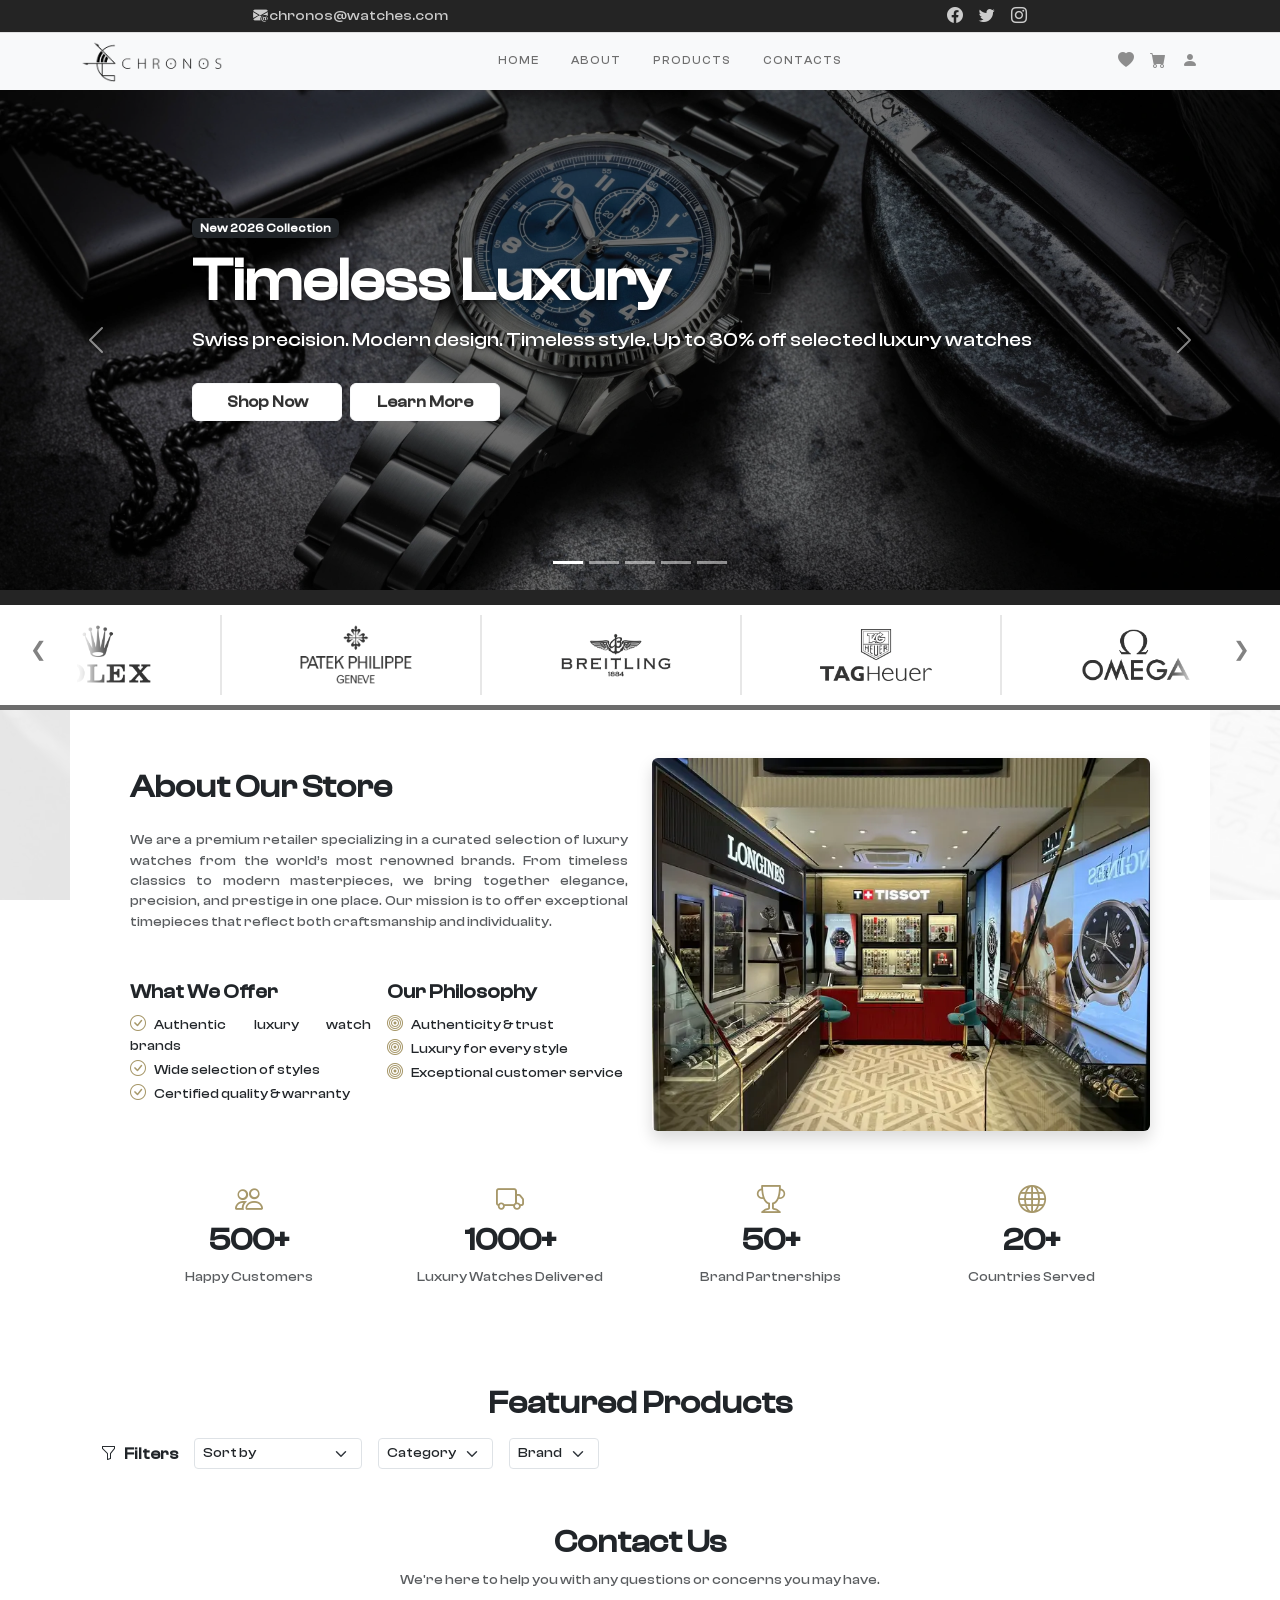
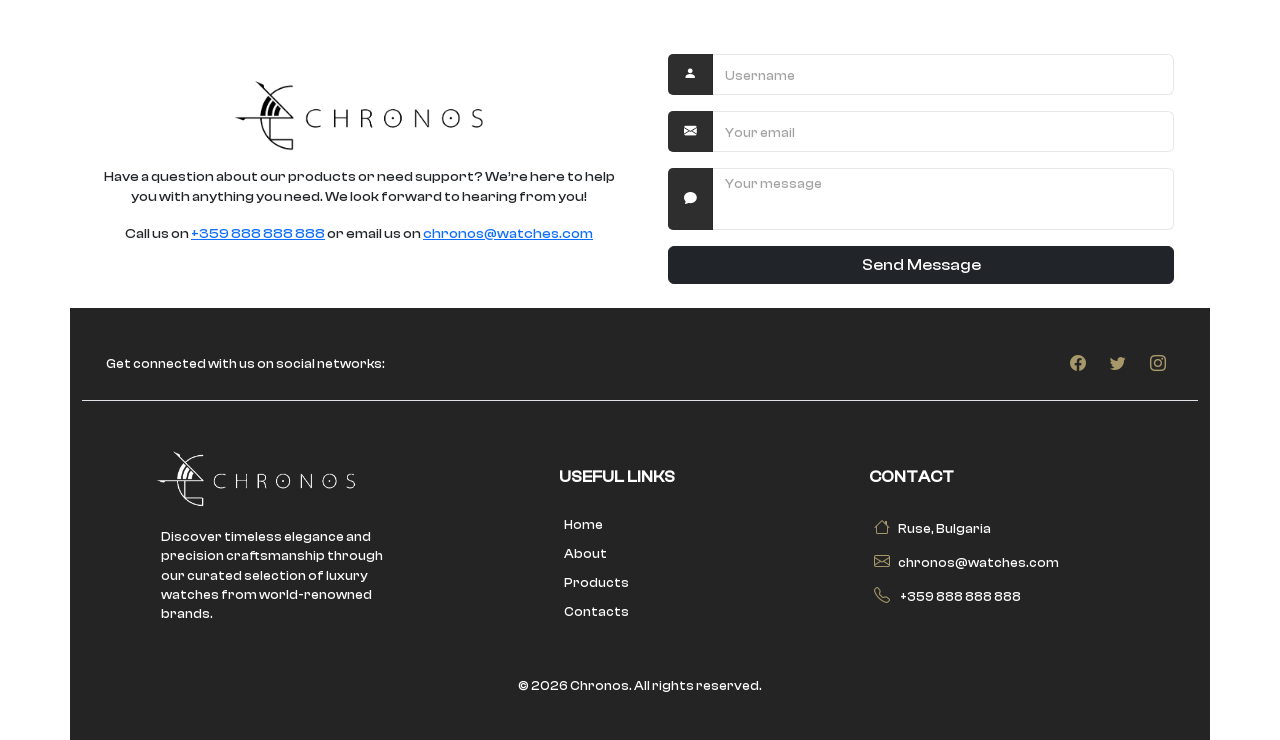
<file: index.html>
<!DOCTYPE html>
<html lang="en">
<head>
    <meta charset="UTF-8">
    <meta name="viewport" content="width=device-width, initial-scale=1, maximum-scale=1, user-scalable=no">
    <meta name="author" content="Chronos">
    <meta name="keywords" content="watches, luxury watches, chronos, wrist watches, men watches, women watches">
    <meta name="description" content="Chronos - luxury Swiss-inspired wrist watches with timeless design and precision craftsmanship.">
    <meta name="apple-mobile-web-app-capable" content="yes">
    <meta name="apple-mobile-web-app-status-bar-style" content="black-translucent">
    <meta name="apple-mobile-web-app-title" content="Chronos | Wrist Watches">
    <link rel="stylesheet" href="https://unpkg.com/aos@2.3.4/dist/aos.css" />
    <link href="https://cdn.jsdelivr.net/npm/bootstrap@5.3.8/dist/css/bootstrap.min.css" rel="stylesheet" integrity="sha384-sRIl4kxILFvY47J16cr9ZwB07vP4J8+LH7qKQnuqkuIAvNWLzeN8tE5YBujZqJLB" crossorigin="anonymous">
    <link rel="stylesheet" href="https://cdn.jsdelivr.net/npm/bootstrap-icons@1.13.1/font/bootstrap-icons.min.css">
    <link rel="stylesheet" href="styles/style.css">
    <link rel="icon" href="assets/icon.ico" type="image/x-icon">
    <link rel="apple-touch-icon" sizes="180x180" href="./assets/apple-logo.png">
    <title>Chronos | Wrist Watches</title>
</head>
<body>
    <!-- TOP BAR -->
    <header class="top-bar container-fluid d-flex justify-content-around align-items-center p-1" data-aos="slide-down">
        <div class="contact-info d-flex flex-md-row flex-column gap-3">
            <a href="chronos@watches.com" class="text-decoration-none"><i class="bi bi-envelope-at-fill"></i> chronos@watches.com</a>
        </div>

        <div class="social-icons d-flex gap-3">
            <a href="#" aria-label="Facebook"><i class="bi bi-facebook"></i></a>
            <a href="#" aria-label="Twitter"><i class="bi bi-twitter"></i></a>
            <a href="#" aria-label="Instagram"><i class="bi bi-instagram"></i></a>
        </div>
    </header>
    <!-- END TOP BAR -->

    <!-- Header -->
    <header class="navbar navbar-expand-lg bg-light">
        <div class="container d-flex justify-content-between align-items-center">
        
            <img src="assets/logo.png" alt="Clothes Store Logo" width="140">
        
            <button class="navbar-toggler p-0" type="button" data-bs-toggle="collapse" data-bs-target="#navbarContent" aria-expanded="false" aria-label="Toggle navigation" ариа-controls="navbarContent"> 
                <div class="icon nav-icon-5">
                    <span></span>
                    <span></span>
                    <span></span>
                </div>
            </button>

            
            <div class="collapse navbar-collapse" id="navbarContent">
                
                <ul class="navbar-nav mx-auto gap-3 text-center">
                    <li class="nav-item"><a class="nav-link" href="#home">Home</a></li>
                    <li class="nav-item"><a class="nav-link" href="#about-us">About</a></li>
                    <li class="nav-item"><a class="nav-link" href="#products-section">Products</a></li>
                    <li class="nav-item"><a class="nav-link" href="#contact-section">Contacts</a></li>
                </ul>
                
                <div class="actions d-flex gap-3 align-items-center justify-content-center mt-3 mt-md-0">
                    
                    <a data-bs-toggle="modal" data-bs-target="#exampleModal" id="favorites"><i class="bi bi-heart-fill"></i></a>
                    <a href="#"><i class="bi bi-cart-fill"></i></a>
                    <a href="#"><i class="bi bi-person-fill"></i></a>
                
                </div>
            </div>

        </div>
    </header>
    <!-- END Header -->

    <main> 
        <!-- Modal Favorites -->
        <section class="modal-favorites">
            <div class="modal fade" id="exampleModal" tabindex="-1" aria-hidden="true">
                <div class="modal-dialog">
                    <div class="modal-content">
                        <div class="modal-header">
                            <h5 class="modal-title">Favorites</h5>
                            <button type="button" class="btn-close" data-bs-dismiss="modal"></button>
                        </div>

                        <div class="modal-body" id="favorites-list"></div>
                    </div>
                </div>
            </div>
        </section>
        <!-- END Modal Favorites -->

        <!-- HOME SECTION -->
        <section class="home-section" id="home">
            <div id="carouselExampleIndicators" class="carousel slide" data-bs-ride="carousel" data-bs-interval="5000">

                <div class="carousel-indicators">
                    <button type="button" data-bs-target="#carouselExampleIndicators" data-bs-slide-to="0" class="active" aria-current="true" aria-label="Slide 1"></button>
                    <button type="button" data-bs-target="#carouselExampleIndicators" data-bs-slide-to="1" aria-label="Slide 2"></button>
                    <button type="button" data-bs-target="#carouselExampleIndicators" data-bs-slide-to="2" aria-label="Slide 3"></button>
                    <button type="button" data-bs-target="#carouselExampleIndicators" data-bs-slide-to="3" aria-label="Slide 4"></button>
                    <button type="button" data-bs-target="#carouselExampleIndicators" data-bs-slide-to="4" aria-label="Slide 5"></button>
                </div>
               
                <div class="carousel-inner position-relative">
                    <div class="carousel-item active">
                        <img src="assets/carousel/carousel1.webp" class="d-block w-100" alt="Luxury Swiss watches">
                        <div class="carousel-caption d-flex flex-column justify-content-center align-items-center align-items-md-start h-100">
                            <span class="badge bg-dark mb-2">New 2026 Collection</span>
                            <h1 class="fw-bold">Timeless Luxury</h1>
                            <p class="fs-5">Swiss precision. Modern design. Timeless style. Up to 30% off selected luxury watches</p>
                            <div class="d-flex gap-2 mt-2">
                                <a href="#products-section" class="btn btn-light px-4">Shop Now</a>
                                <a href="#about-us" class="btn btn-light px-4">Learn More</a>
                            </div>
                        </div>
                    </div>

                    <div class="carousel-item">
                        <img src="assets/carousel/carousel2.webp" class="d-block w-100" alt="Luxury watch close-up">
                        <div class="carousel-caption d-flex flex-column justify-content-center align-items-center align-items-md-start h-100">
                            <span class="badge bg-dark mb-2">Crafted Excellence</span>
                            <h1 class="fw-bold">Precision in Every Detail</h1>
                            <p class="fs-5">Engineered for performance and elegance. Discover hand-finished Swiss craftsmanship</p>
                            <div class="d-flex gap-2 mt-2">
                                <a href="#products-section" class="btn btn-light px-4">Shop Now</a>
                                <a href="#about-us" class="btn btn-light px-4">Learn More</a>
                            </div>
                        </div>
                    </div>

                    <div class="carousel-item">
                        <img src="assets/carousel/carousel3.webp" class="d-block w-100" alt="Luxury watch lifestyle">
                        <div class="carousel-caption d-flex flex-column justify-content-center align-items-center align-items-md-start h-100">
                            <span class="badge bg-dark mb-2">Elegant Lifestyle</span>
                            <h1 class="fw-bold">Wear Your Status</h1>
                            <p class="fs-5">A watch that defines your presence. Luxury that speaks for itself</p>
                            <div class="d-flex gap-2 mt-2">
                                <a href="#products-section" class="btn btn-light px-4">Collections</a>
                                <a href="#about-us" class="btn btn-light px-4">Learn More</a>
                            </div>
                        </div>
                    </div>

                    <div class="carousel-item">
                        <img src="assets/carousel/carousel4.webp" class="d-block w-100" alt="Luxury watch detail">
                        <div class="carousel-caption d-flex flex-column justify-content-center align-items-center align-items-md-start h-100">
                            <span class="badge bg-dark mb-2">Limited Edition</span>
                            <h1 class="fw-bold">Rare & Exclusive</h1>
                            <p class="fs-5">Designed for those who value uniqueness. Limited stock available worldwide</p>
                             <div class="d-flex gap-2 mt-2">
                                <a href="#products-section" class="btn btn-light px-4">Shop Now</a>
                                <a href="#about-us" class="btn btn-light px-4">Learn More</a>
                            </div>
                        </div>
                    </div>

                    <div class="carousel-item">
                        <img src="assets/carousel/carousel5.webp" class="d-block w-100" alt="Luxury watch heritage collection">
                        <div class="carousel-caption d-flex flex-column justify-content-center align-items-center align-items-md-start h-100">
                            <span class="badge bg-dark mb-2">Heritage Collection</span>
                            <h1 class="fw-bold">Legacy of Precision</h1>
                            <p class="fs-5">Inspired by decades of Swiss watchmaking mastery. Crafted to last for generations</p>
                            <div class="d-flex gap-2 mt-2">
                                <a href="#" class="btn btn-light px-4">Discover</a>
                                <a href="#products-section" class="btn btn-light px-4">Explore</a>
                            </div>
                        </div>
                    </div>
                </div>

                <button class="carousel-control-prev" type="button" data-bs-target="#carouselExampleIndicators" data-bs-slide="prev">
                    <span class="carousel-control-prev-icon" aria-hidden="true"></span>
                    <span class="visually-hidden">Previous</span>
                </button>

                <button class="carousel-control-next" type="button" data-bs-target="#carouselExampleIndicators" data-bs-slide="next">
                    <span class="carousel-control-next-icon" aria-hidden="true"></span>
                    <span class="visually-hidden">Next</span>
                </button>
                
            </div>   
        </section>
        <!-- END HOME SECTION -->

        <!-- Brand Scroll Section -->
        <section class="container-fluid InfinityScroll d-flex align-items-center">
            <div class="Infinity-branding" id="track"></div>
            <button class="arrow left" id="leftBtn">&#10094;</button>
            <button class="arrow right" id="rightBtn">&#10095;</button>
        </section>
        <!-- END Brand Scroll Section -->

        <!-- ABOUT US SECTION -->
        <section class="container about-us p-4 p-md-5" id="about-us">
            <div class="container" data-aos="fade-down" data-aos-duration="1000">

                <div class="row align-items-center g-4">

                    <div class="col-12 col-lg-6">
                        <h2 class="fw-bold mb-4">About Our Store</h2>

                        <p class="text-muted mb-5">
                            We are a premium retailer specializing in a curated selection of luxury watches from the world’s most renowned brands. 
                            From timeless classics to modern masterpieces, we bring together elegance, precision, and prestige in one place. 
                            Our mission is to offer exceptional timepieces that reflect both craftsmanship and individuality.
                        </p>

                        <div class="row g-3">
                            <div class="col-12 col-md-6">
                                <h5 class="fw-bold">What We Offer</h5>
                                <ul class="list-unstyled">
                                    <li><i class="bi bi-check-circle me-2"></i>Authentic luxury watch brands</li>
                                    <li><i class="bi bi-check-circle me-2"></i>Wide selection of styles</li>
                                    <li><i class="bi bi-check-circle me-2"></i>Certified quality & warranty</li>
                                </ul>
                            </div>

                            <div class="col-12 col-md-6">
                                <h5 class="fw-bold">Our Philosophy</h5>
                                <ul class="list-unstyled">
                                    <li><i class="bi bi-bullseye me-2"></i>Authenticity & trust</li>
                                    <li><i class="bi bi-bullseye me-2"></i>Luxury for every style</li>
                                    <li><i class="bi bi-bullseye me-2"></i>Exceptional customer service</li>
                                </ul>
                            </div>
                        </div>
                    </div>

                    <div class="col-12 col-lg-6">
                        <img src="./assets/about-us-image.webp"
                            alt="Luxury watch collection showcase"
                            class="img-fluid rounded shadow">
                    </div>

                </div>

                <div class="row mt-5">

                    <div class="col-6 col-md-6 col-lg-3 mb-4 text-center">
                        <i class="bi bi-people fs-3 mb-2"></i>
                        <h2 class="fw-bold">500+</h2>
                        <p class="text-muted">Happy Customers</p>
                    </div>

                    <div class="col-6 col-md-6 col-lg-3 mb-4 text-center">
                        <i class="bi bi-truck fs-3 mb-2"></i>
                        <h2 class="fw-bold">1000+</h2>
                        <p class="text-muted">Luxury Watches Delivered</p>
                    </div>

                    <div class="col-6 col-md-6 col-lg-3 mb-4 text-center">
                        <i class="bi bi-trophy fs-3 mb-2"></i>
                        <h2 class="fw-bold">50+</h2>
                        <p class="text-muted">Brand Partnerships</p>
                    </div>

                    <div class="col-6 col-md-6 col-lg-3 mb-4 text-center">
                        <i class="bi bi-globe fs-3 mb-2"></i>
                        <h2 class="fw-bold">20+</h2>
                        <p class="text-muted">Countries Served</p>
                    </div>

                </div>

            </div>
        </section>
        <!-- END ABOUT US SECTION -->

        <!-- Products Section -->
        <section class="container products-section p-0" id="products-section">
            <div class="container pt-2">

                <div class="row" data-aos="fade-in" data-aos-duration="1000">
                    <h2 class="fw-bold text-center mb-3">Featured Products</h2>
                    <div class="filter-section d-flex flex-md-row flex-column col-12 col-md-6 mb-3 gap-3" id="filter-section">
                        <div class="d-flex align-items-center">
                            <i class="bi bi-funnel me-2"></i>
                            <span class="fw-bold">Filters</span>
                        </div>

                        <select class="form-select form-select-sm w-auto" id="sort-select">
                            <option selected value="">Sort by</option>
                            <option value="high">Price: High → Low</option>
                            <option value="low">Price: Low → High</option>
                        </select>

                        <select class="form-select form-select-sm w-auto" id="category-select">
                            <option selected value="">Category</option>
                        </select>

                        <select class="form-select form-select-sm w-auto" id="brand-select">
                            <option selected value="">Brand</option>
                        </select>
                    </div>


                    <article class="product-cards text-center text-center col-12" id="product-cards"></article>
                </div>
            </div>
        </section>
        <!-- END Products Section -->
        
        <!-- CONTACT SECTION -->
        <section class="container contact-section p-2" id="contact-section">
            <div class="alert d-none" role="alert" id="form-alert">
                This is a success alert—check it out!
            </div>

            <div class="container" data-aos="zoom-in" data-aos-duration="1000">
                <div class="text-center mb-5">
                    <h2 class="fw-bold">Contact Us</h2>
                    <p class="text-muted">We're here to help you with any questions or concerns you may have.</p>
                </div>

                <div class="row align-items-center justify-content-center g-4">

                <div class="left-col col-12 col-md-6">
                    <img src="./assets/logo.png" alt="Contact us" width="250">
                        <p class="mt-3">Have a question about our products or need support? We’re here to help you with anything you need. We look forward to hearing from you!</p>
                        <p class="mt-3">Call us on <a href="tel:+359888888888">+359 888 888 888</a> or email us on <a href="mailto:chronos@watches.com">chronos@watches.com</a></p>
                </div>

                <div class="right-col col-12 col-md-6">
                    <form class="p-3" action="https://api.web3forms.com/submit" method="POST" id="contact-form">
                        <div class="input-group mb-3">
                            <span class="input-group-text" id="basic-addon1"><i class="bi bi-person-fill"></i></span>
                            <input type="text" class="form-control" name="name" id="name" placeholder="Username" aria-label="Username" aria-describedby="basic-addon1">
                        </div>

                        <div class="input-group mb-3">
                            <span class="input-group-text " id="basic-addon2"><i class="bi bi-envelope-fill"></i></span>
                            <input type="email" name="email" class="form-control" id="email" placeholder="Your email" required>
                        </div>

                        <div class="mb-3">
                            <div class="input-group">
                                <span class="input-group-text"><i class="bi bi-chat-fill"></i></span>
                                <textarea class="form-control" name="message" id="message" placeholder="Your message" aria-label="With textarea"></textarea>
                            </div>
                        </div>

                        <button type="submit" id="submitBtn" name="submit" class="btn btn-dark w-100">Send Message</button>
                    </form>
                </div>
            </div>
        </section>
        <!-- END CONTACT SECTION -->

    </main>
    <!-- END MAIN -->

    <!-- Footer -->
    <footer class="container-fluid container-md text-center text-lg-start">
        <section class="d-flex justify-content-between align-items-center p-4 border-bottom" data-aos="zoom-in" data-aos-duration="1000">
            <div class="d-none d-lg-block">
                <span>Get connected with us on social networks:</span>
            </div>

            <div class="social-media d-flex gap-3 m-0">
                <a href="#" class="me-2"><i class="bi bi-facebook"></i></a>
                <a href="#" class="me-2"><i class="bi bi-twitter"></i></a>
                <a href="#" class="me-2"><i class="bi bi-instagram"></i></a>
            </div>
        </section>

        <section>
            <div class="container text-center text-md-start mt-5" data-aos="zoom-in" data-aos-duration="1000">
                <div class="row align-items-baseline">
                    <div class="col-md-3 col-lg-4 col-xl-3 mx-auto mb-4">
                        <img src="./assets/logo-white.png" alt="Clothes Store Logo" width="150">
                        <p class="mt-3">Discover timeless elegance and precision craftsmanship through our curated selection of luxury watches from world-renowned brands.</p>
                    </div>

                    <div class="col-md-3 col-lg-2 col-xl-2 mx-auto mb-4" id="footer-links">
                        <h6 class="text-uppercase fw-bold mb-4">Useful links</h6>
                        <p><a href="#home" >Home</a></p>
                        <p><a href="#about-us">About</a></p>
                        <p><a href="#products-section">Products</a></p>
                        <p><a href="#contact-section">Contacts</a></p>
                    </div>

                    <div class="col-md-4 col-lg-3 col-xl-3 mx-auto mb-4" id="contact">
                        <h6 class="text-uppercase fw-bold mb-4">Contact</h6>
                        <p><i class="bi bi-house me-2"></i>Ruse, Bulgaria</p>
                        <p><i class="bi bi-envelope me-2"></i>chronos@watches.com</p>
                        <p><i class="bi bi-telephone me-2"></i> +359 888 888 888</p>
                    </div>
                </div>
            </div>
        </section>

        <div class="text-center p-4">
            © 2026 Chronos. All rights reserved.
        </div>
    </footer>
    <!-- END Footer -->

    <script src="scripts/main.js" type="module"></script>
    <script src="https://cdn.jsdelivr.net/npm/bootstrap@5.3.8/dist/js/bootstrap.bundle.min.js" integrity="sha384-FKyoEForCGlyvwx9Hj09JcYn3nv7wiPVlz7YYwJrWVcXK/BmnVDxM+D2scQbITxI" crossorigin="anonymous"></script>

    <script src="https://unpkg.com/aos@2.3.4/dist/aos.js"></script>
    <script>AOS.init({ once: true});</script>
</body>
</html>
</file>
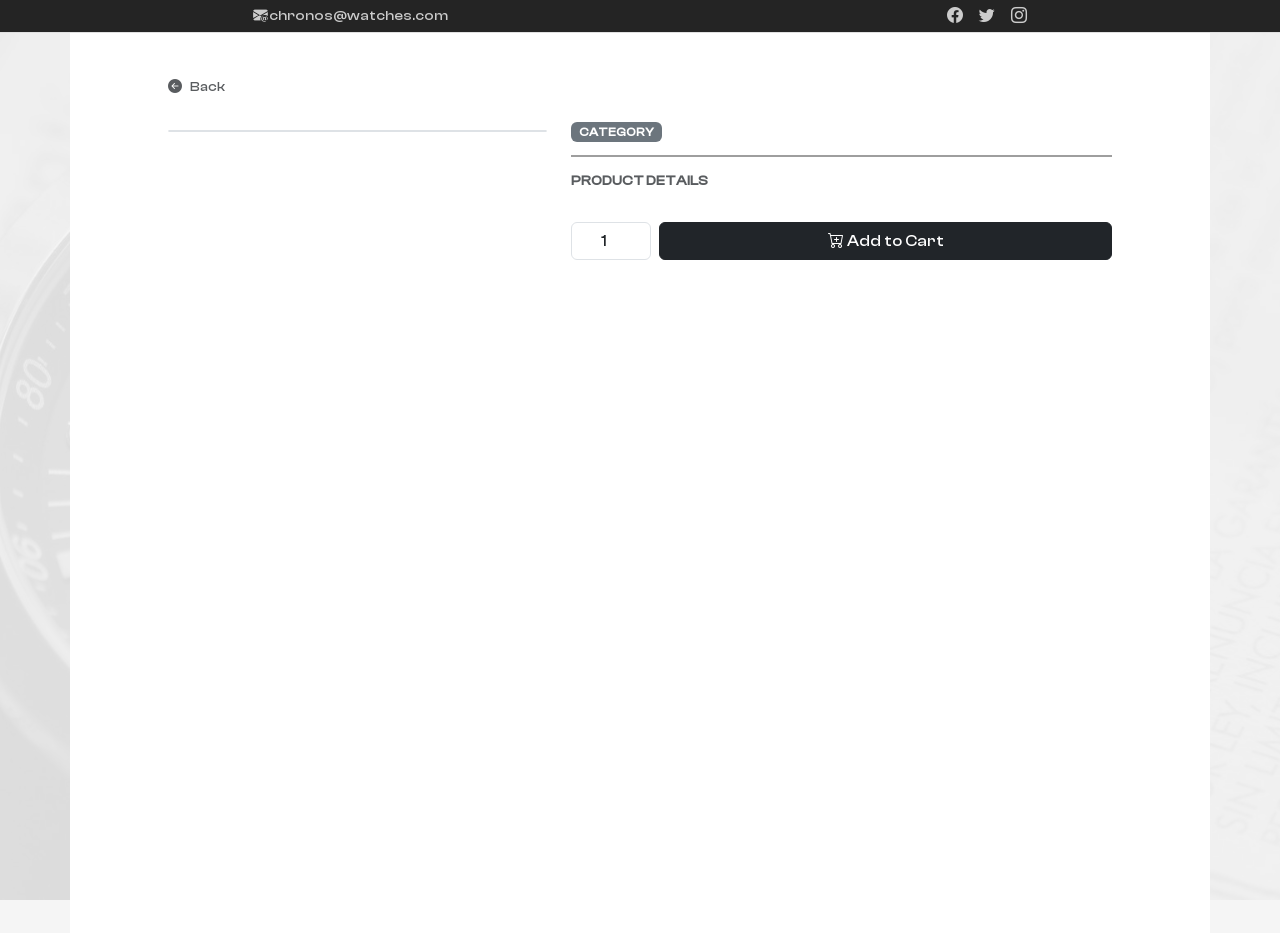
<file: product.html>
<!DOCTYPE html>
<html lang="en">
<head>
    <meta charset="UTF-8">
    <meta name="viewport" content="width=device-width, initial-scale=1.0">
    <link href="https://cdn.jsdelivr.net/npm/bootstrap@5.3.8/dist/css/bootstrap.min.css" rel="stylesheet" integrity="sha384-sRIl4kxILFvY47J16cr9ZwB07vP4J8+LH7qKQnuqkuIAvNWLzeN8tE5YBujZqJLB" crossorigin="anonymous">
    <link rel="stylesheet" href="https://cdn.jsdelivr.net/npm/bootstrap-icons@1.13.1/font/bootstrap-icons.min.css">
    <link rel="stylesheet" href="styles/productDetails.css">
    <link rel="stylesheet" href="styles/style.css">
    <title>Product Details</title>
</head>

<body>
    <!-- TOP BAR -->
    <div class="top-bar container-fluid d-flex justify-content-around align-items-center p-1">
        <div class="contact-info d-flex flex-md-row flex-column gap-3">
            <a href="#" class="text-decoration-none"><i class="bi bi-envelope-at-fill"></i> chronos@watches.com</a>
        </div>

        <div class="social-icons d-flex gap-3">
            <a href="#"><i class="bi bi-facebook"></i></a>
            <a href="#"><i class="bi bi-twitter"></i></a>
            <a href="#"><i class="bi bi-instagram"></i></a>
        </div>
    </div>
    <!-- END TOP BAR -->
     
    <!-- Product Details -->
    <section class="container product-section p-0 p-md-1 h-100vh">
        <div id="imageModal" class="modal d-none">
                    <span id="closeModal">&times;</span>
                    <img id="modalImage">
                </div>
        <div class="container py-4" style="max-width: 1000px;">
            <div class="row g-4 bg-white rounded-3 p-3">
                <span onclick="history.back(); return false;" class="d-inline-flex align-items-center gap-2 text-muted small" style="cursor: pointer;"><i class="bi bi-arrow-left-circle-fill"></i>Back</span>

                <div class="col-md-5">
                    <img id="product-image" class="w-100 rounded-3 border mb-2">
                    <div id="product-thumbnails" class="d-flex gap-2 overflow-auto"></div>
                </div>

                <div class="col-md-7 d-flex flex-column justify-content-between">

                    <div>
                        <div class="d-flex justify-content-between mb-2">
                            <span id="product-category" class="badge bg-secondary text-uppercase">Category</span>
                            <span class="badge" id="product-status"></span>
                        </div>

                        <div id="product-brand" class="text-muted small fw-bold text-uppercase"></div>
                        <h2 id="product-title" class="fw-bold"></h2>

                        <span id="product-rating" class="text-warning small"></span>
                        <div class="mb-2" id="product-reviews">
                            <span id="product-price"></span>
                        </div>

                        <p id="product-description" class="text-secondary small"></p>

                        <div class="product-spec-list">
                            <h6 class="fw-bold text-uppercase text-muted small">Product Details</h6>
                            <ul id="product-specs" class="small text-muted p-2 m-2"></ul>
                        </div>

                    </div>

                    <div class="d-flex gap-2">
                        <input type="number" class="form-control text-center" value="1" min="1" max="10" style="max-width:80px">
                        <button class="btn btn-dark flex-grow-1"><i class="bi bi-cart-plus"></i> Add to Cart</button>
                    </div>

                </div>
            </div>
        </div>
    </section>
    <!-- END Product Details -->

    <script src="https://cdn.jsdelivr.net/npm/bootstrap@5.3.2/dist/js/bootstrap.bundle.min.js"></script>
    <script type="module" src="./scripts/Products/selectedProductDetails.js"></script>
</body>
</html>
</file>
<file: styles/style.css>
@keyframes slideDown {
    from { transform: translateY(-20px); opacity: 0; }
    to { transform: translateY(0); opacity: 1; }
}

@keyframes fadeIn {
    from { opacity: 0; }
    to { opacity: 1; }
}

@keyframes fadeOut {
    from { opacity: 1; }
    to { opacity: 0; }
}

@keyframes ZoomIn {
    from { transform: scale(0.95); opacity: 0; }
    to { transform: scale(1); opacity: 1; }
}

@keyframes slideDown {
    from {
        opacity: 0;
        transform: translateX(-50%) translateY(-30px);
    }
    to {
        opacity: 1;
        transform: translateX(-50%) translateY(0);
    }
}

@keyframes heartbeat {
  0%, 100% {
    width: 100%;
  }
  50% {
    width: 60%;
  }
}

@font-face {
    font-family: 'Clash Display';
    src: url('../fonts/Fonts/WEB/fonts/ClashDisplay-Medium.ttf') format('truetype');
    font-weight: normal;
    font-style: normal;
}

html{
    scroll-behavior: smooth;
}

body{
    font-family: 'Clash Display', sans-serif;
    overflow-x: hidden;
}

body::after{
    content: "";
    position: fixed;
    top: 0;
    left: 0;
    width: 100%;
    height: 100%;
    filter: opacity(0.1);
    background: url('../assets/products-background.jpg')
    no-repeat center center fixed;
    background-size: cover;
    z-index: -1;
}

/* TOP BAR */
.top-bar{
    background-color: #242424;
    border-bottom: 1px solid #e0e0e0;
}

.top-bar .contact-info a{
    font-size: 0.9rem;
    color: #cccccc;
}

.top-bar .social-icons a, .social-media a{
    color: #cccccc;
    transition: color 0.3s ease;
}   

.top-bar .social-icons a:hover{
    color: #ffffff;
    transition: color 0.3s ease;
}

/* END TOP BAR */

/* HEADER */
.navbar{
    background-color: #fdfdfd;
    animation: fadeIn 0.5s ease-in-out;
}

.navbar .actions a{
    color: #8d8d8d;
    transition: background-color 0.3s ease;
}

.navbar .actions a:hover{
    color: #2e2e2e;
    transition: color 0.3s ease;
}

.navbar .actions a:nth-child(1):hover{
    color: #a30101;
}
 

.navbar .nav-link{
    letter-spacing: 1px;
    text-transform: uppercase;
    color: #6e6e6e;
    font-size: 0.7rem;
}

.navbar .nav-link:hover{
    color: #1d1d1d;
    padding-bottom: 5px;
    border-bottom: 2px solid #222222;
    animation: heartbeat 0.8s ease-in-out;
}

.navbar .navbar-toggler{
    border: none;
    box-shadow: none;
}
.nav-icon-5{
  width: 25px;
  height: 20px;
  position: relative;
  cursor: pointer;
  display: inline-block;
}
.nav-icon-5 span{
  background-color:#5e5e5e;
  position: absolute;
  border-radius: 2px;
  transition: .3s cubic-bezier(.8, .5, .2, 1.4);
  width:100%;
  height: 3px;
  transition-duration: 500ms
}
.nav-icon-5 span:nth-child(1){
  top:0px;
  left: 0px;
}
.nav-icon-5 span:nth-child(2){
  top:9px;
  left: 0px;
  opacity:1;
}
.nav-icon-5 span:nth-child(3){
  bottom:0px;
  left: 0px;
}

.nav-icon-5.open span:nth-child(1){
  transform: rotate(45deg);
  top: 13px;
}
.nav-icon-5.open span:nth-child(2){
  opacity:0;
}
.nav-icon-5.open span:nth-child(3){
  transform: rotate(-45deg);
  top: 13px;
}
/* END HEADER */

/* MODAL SECTION */

.favorite-item {
    background: #fff;
    border-radius: 12px;
    box-shadow: 0 4px 12px rgba(0,0,0,0.08);
    transition: 0.2s ease;
}

.favorite-item:hover {
    transform: translateY(-2px);
    box-shadow: 0 8px 18px rgba(0,0,0,0.12);
}

.favorite-img img {
    width: 70px;
    height: 70px;
    object-fit: cover;
    border-radius: 10px;
}

.favorite-item h6 {
    font-size: 14px;
    font-weight: 600;
}

.favorite-item .price {
    font-size: 13px;
    color: #666;
}

.favorite-item button {
    border-radius: 10px;
}

/* END MODAL SECTION */

/* HOME SECTION */
.home-section{
    border-bottom: 15px solid #242424;
    animation: fadeIn 0.5s ease-in-out;
}

.carousel-item img{
    height: 500px;
    object-fit: cover;
    object-position: 50%;
    filter: brightness(0.45);
}

.carousel-item {
    transition: transform 1.2s ease-in-out;
}

.carousel-caption{
    animation: ZoomIn 1.7s ease-in-out;
}

.carousel-caption h1{
    font-size: 3.7rem;
    color: #fff;
    text-shadow: 2px 2px 4px rgba(0,0,0,0.5);
}

.carousel-caption p{
    font-size: 1.2rem;
    color: #fff;
    text-shadow: 1px 1px 3px rgba(0,0,0,0.4);
    margin-bottom: 20px;
}

.carousel-caption .btn{
    width: 150px;
    background-color: #fff;
    color: #333;
    font-weight: bold;
    transition: background-color 0.3s ease, color 0.3s ease;
}

.carousel-caption .btn:hover{
    background-color: #333;
    color: #fff;
    transition: background-color 0.3s ease, color 0.3s ease;
}

/* END HOME SECTION *

/* Brand Infinity Scroll */
.InfinityScroll {
    position: relative;
    overflow: hidden;
    background-color: rgb(255, 255, 255);
    border-bottom: 5px solid #242424ab;
    padding: 10px;
    animation: fadeIn 0.5s ease-in;
}

.Infinity-branding {
    display: flex;
    flex-wrap: nowrap;
    align-items: center;
    gap: 10px;
    transition: transform 0.4s linear;
}

.branding-img {
    height: 80px;
    flex: 1;
    flex: 0 0 250px;
    overflow: visible;
    display: flex;
    justify-content: center;
    align-items: center;
    border-right: 2.5px solid #8282823d;
    filter: opacity(0.8);
    animation: fadeIn 0.3s ease-out;
}

.branding-img:last-child {
    border-right: none;
}

.branding-img img {
    max-width: 45%;
    max-height: 60px;
    object-fit: cover;
    transition: transform 0.3s ease;
}

.arrow {
    position: absolute;
    top: 45%;
    transform: translateY(-50%);
    color: #828282;
    background: rgb(255 255 255);
    box-shadow: -1px 0px 20px 20px #ffffff;
    border: none;
    font-size: 20px;
    height: 100%;
    cursor: pointer;
    padding: 30px;
    z-index: 10;
}

.left {
    left: 0;
}

.right {
    right: 0;
}
/* END Brand Infinity Scroll */

/* PRODUCTS SECTION */
.products-section {
    position: relative;
    animation: fadeIn 0.5s ease-in-out;
    overflow: hidden;
}

.products-section .container{
    padding: 30px;
    animation: fadeIn 0.7s ease-in;
    background-color: #ffffff;
}

.product-cards{
    animation: fadeIn 1s ease-in-out;
}
.product-cards .card {
    animation: ZoomIn 0.3s ease-in-out;
}

.product-cards .card .card-text{ 
    color: #757575;
    font-weight: 300;
}

.product-cards .card .card-price{
    color: #505050;
    font-weight: 500;
}

.product-cards .card img{
    height: 290px;
    object-fit: cover;
    object-position: 50%;
}

.product-cards .card:hover{
    transform: scale(1.02);
    transition: transform 0.3s ease-in-out;
}

.product-cards .card .heart-icon{
    position: absolute;
    top: 10px;
    right: 10px;
    color: #7c1414;
    font-size: 1.2rem;
    cursor: pointer;
    transition: color 0.3s ease-in-out;
}
/* END PRODUCTS SECTION */

/* ABOUT US SECTION */
.about-us{
    background-color: #ffffff;
    animation: fadeIn 0.5s ease-in-out;
    text-align: justify;
    font-size: 0.85rem;
}

.about-us .bi{
    font-size: 1rem;
    color: #a7986a;
}

.about-us img{
    object-fit: cover;
    object-position: 50%;
    animation: fadeIn 0.7s ease-in-out;
    transition: transform 0.3s ease-in-out;
}

.about-us img:hover{
    transform: scale(1.01);
    transition: transform 0.3s ease-in-out;
}

/* END ABOUT US SECTION */

/* CONTACT SECTION */
.contact-section{
    position: relative;
    background: white;
    z-index: 1;
    animation: fadeIn 0.5s ease-in-out;
    font-size: 0.85rem;
    background-color: #ffffff;
}

.contact-section #form-alert{
    position: fixed;
    top: 20px;
    left: 50%;
    transform: translateX(-50%);
    z-index: 9999;
    width: 90%;
    max-width: 500px;
    animation: slideDown 0.5s ease-in-out;
    background-color: #a301018e;
    box-shadow: 0 4px 12px rgba(0, 0, 0, 0.233);
    color: #ffffff;
    padding: 10px;
    border-radius: 5px;
    text-align: center;
}

.contact-section .left-col{
    text-align: center;
}

.contact-section .right-col{
    text-align: center;
}

.input-group span{
    color: #ffffff;
    font-size: 0.8rem;
    background-color: #2e2e2e;
    padding: 10px 15px;
    border-radius: 5px;
    border: transparent 1px solid !important;
    cursor: pointer;
    transition: background-color 0.3s ease-in-out;
}

.input-group input, .input-group textarea{
    border: 1px solid rgba(0, 0, 0, 0.096) !important;
    box-shadow: none !important;
    outline: none !important;
    font-size: 1rem;
    transition: background-color 0.3s ease-in-out;
    resize: none;
}

.input-group input::placeholder, .input-group textarea::placeholder{
    color: #6868689d;
    font-size: 0.8rem;
    
}

.input-group input:hover{
    outline: none !important;
    transition: background-color 0.3s ease-in-out;
}

/* END CONTACT SECTION */


/* FOOTER */
footer{
    background-color: #242424;
    color: #ffffff;
    animation: fadeIn 0.5s ease-in-out;
    font-size: 0.8rem;
    padding: 20px;
    text-align: center;
}

footer img{
    width: 200px;
}

footer .bi{
    font-size: 1rem;
    color: #a7986a;
}

footer p{
    padding: 5px;
    margin-bottom: 0;
}

footer a{
    text-decoration: none;
    color: #ffffff;
    transition: color 0.3s ease-in-out;
}

footer a:hover{
    border-left: #a7986a 4px solid;
    padding-left: 5px;
    color: #a7986a;
    transition: all 0.3s ease-in-out;
}
/* END FOOTER */
</file>
<file: styles/productDetails.css>
@keyframes fadeIn {
        from {
            opacity: 0;
        }
        to {
            opacity: 1;
        }
    }


body{
    background-color: #f5f5f5;
}

/* PRODUCT DETAILS SECTION */
.product-section{
    animation: fadeIn 0.5s ease-in-out;
    background-color: #ffffff;
    height: 100vh;
    padding: 20px;
}

@media (max-width: 765px) {
  .product-section {
    height: auto;
  }
}

.product-section #product-reviews{
    color: #696969;
    font-weight: 600;
    font-size: 1rem;
    border-bottom: 2px solid #696969a4;
    padding-bottom: 5px;
}

.product-section #product-price{
    color: #696969;
    font-weight: 600;
    font-size: 1.8rem;
}

.product-section #product-description{
    text-align: justify;
}

.product-section #product-image{
    object-fit:cover; 
    object-position: 50%;
    cursor: pointer;
}

.product-section #product-thumbnails img{
    width: 100px;
    height: 100px;
    object-fit: cover;
    object-position: 50%;
    border-radius: 10px;
    border: 1px solid #69696934;
    margin-right: 10px;
    cursor: pointer;
}

.product-section #product-thumbnails img:hover{
    border: 1px solid #69696994;
    transition: border 0.3s ease-in-out;
}

/* END PRODUCT DETAILS SECTION */

/* PRODUCT IMAGE MODAL */
.modal {
    display: none;
    position: fixed;
    inset: 0;              
    z-index: 9999;
    background: rgba(68, 68, 68, 0.9); 
    display: flex;
    justify-content: center;
    align-items: center;
    overflow: hidden;
}

.modal img {
    max-width: 90%;
    max-height: 90%;
    background-color: #ffffff;
    border-radius: 10px;
}

#closeModal {
    position: absolute;
    top: 20px;
    right: 30px;
    font-size: 40px;
    color: rgb(255, 255, 255);
    cursor: pointer;
}

/* END PRODUCT IMAGE MODAL */
</file>
